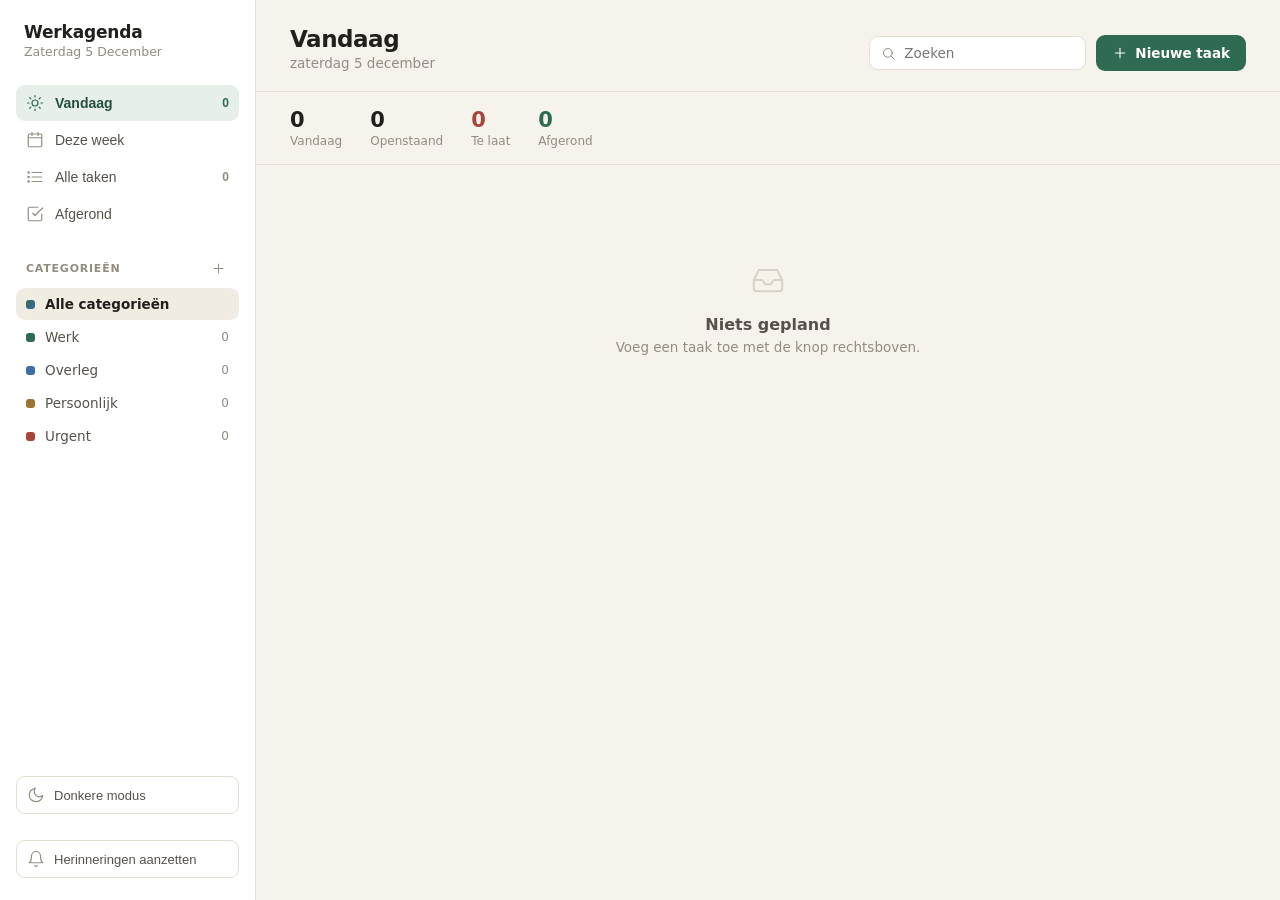
<file: index.html>
<!DOCTYPE html>
<html lang="nl">
<head>
  <meta charset="UTF-8" />
  <meta name="viewport" content="width=device-width, initial-scale=1.0" />
  <meta name="theme-color" content="#2f6a52" />
  <title>Werkagenda</title>
  <link rel="icon" href="icon.svg" type="image/svg+xml" />
  <link rel="manifest" href="manifest.webmanifest" />
  <link rel="stylesheet" href="css/styles.css" />
</head>
<body>
  <div id="app">
    <aside class="sidebar">
      <div class="brand">
        <h1>Werkagenda</h1>
        <span class="date" id="brand-date"></span>
      </div>

      <nav class="nav">
        <button class="nav-btn active" data-view="today">
          <svg class="icon" viewBox="0 0 24 24"><circle cx="12" cy="12" r="4"/><path d="M12 2v2M12 20v2M2 12h2M20 12h2M5 5l1.5 1.5M17.5 17.5L19 19M19 5l-1.5 1.5M6.5 17.5L5 19"/></svg>
          Vandaag <span class="count" id="count-today">0</span>
        </button>
        <button class="nav-btn" data-view="week">
          <svg class="icon" viewBox="0 0 24 24"><rect x="3" y="4" width="18" height="17" rx="2"/><line x1="3" y1="9" x2="21" y2="9"/><line x1="8" y1="2" x2="8" y2="6"/><line x1="16" y1="2" x2="16" y2="6"/></svg>
          Deze week
        </button>
        <button class="nav-btn" data-view="all">
          <svg class="icon" viewBox="0 0 24 24"><line x1="8" y1="6" x2="21" y2="6"/><line x1="8" y1="12" x2="21" y2="12"/><line x1="8" y1="18" x2="21" y2="18"/><circle cx="3.5" cy="6" r="1"/><circle cx="3.5" cy="12" r="1"/><circle cx="3.5" cy="18" r="1"/></svg>
          Alle taken <span class="count" id="count-all">0</span>
        </button>
        <button class="nav-btn" data-view="done">
          <svg class="icon" viewBox="0 0 24 24"><path d="M9 11l3 3L22 4"/><path d="M21 12v7a2 2 0 0 1-2 2H5a2 2 0 0 1-2-2V5a2 2 0 0 1 2-2h11"/></svg>
          Afgerond
        </button>
      </nav>

      <div>
        <div class="side-heading-row">
          <span class="side-heading">Categorieën</span>
          <button class="heading-add" id="manage-cats" title="Categorieën beheren">
            <svg class="icon" viewBox="0 0 24 24"><line x1="12" y1="5" x2="12" y2="19"/><line x1="5" y1="12" x2="19" y2="12"/></svg>
          </button>
        </div>
        <ul class="cat-list" id="cat-list"></ul>
      </div>

      <div class="sidebar-spacer"></div>

      <button class="side-action" id="theme-toggle">
        <svg class="icon" viewBox="0 0 24 24"><path d="M21 12.8A9 9 0 1 1 11.2 3a7 7 0 0 0 9.8 9.8z"/></svg>
        <span id="theme-label">Donkere modus</span>
      </button>
      <button class="side-action" id="notif-toggle">
        <svg class="icon" viewBox="0 0 24 24"><path d="M18 8a6 6 0 0 0-12 0c0 7-3 9-3 9h18s-3-2-3-9"/><path d="M13.7 21a2 2 0 0 1-3.4 0"/></svg>
        <span id="notif-label">Herinneringen aanzetten</span>
      </button>
    </aside>

    <main class="main">
      <header class="topbar">
        <div>
          <h2 id="view-title">Vandaag</h2>
          <div class="sub" id="view-sub"></div>
        </div>
        <div class="topbar-actions">
          <div class="search">
            <svg class="icon icon-sm" viewBox="0 0 24 24"><circle cx="11" cy="11" r="7"/><line x1="21" y1="21" x2="16.65" y2="16.65"/></svg>
            <input type="text" id="search" placeholder="Zoeken" />
          </div>
          <button class="btn btn-primary" id="add-task">
            <svg class="icon" viewBox="0 0 24 24"><line x1="12" y1="5" x2="12" y2="19"/><line x1="5" y1="12" x2="19" y2="12"/></svg>
            Nieuwe taak
          </button>
        </div>
      </header>

      <section class="summary" id="summary"></section>
      <section class="content" id="content"></section>
    </main>
  </div>

  <div class="modal-backdrop" id="modal-backdrop" hidden>
    <div class="modal" role="dialog" aria-modal="true">
      <div class="modal-head">
        <h3 id="modal-title">Nieuwe taak</h3>
        <button class="icon-btn" id="modal-close" aria-label="Sluiten">
          <svg class="icon" viewBox="0 0 24 24"><line x1="18" y1="6" x2="6" y2="18"/><line x1="6" y1="6" x2="18" y2="18"/></svg>
        </button>
      </div>
      <form id="task-form" class="task-form">
        <input type="hidden" id="task-id" />
        <div class="field">
          <label for="f-title">Titel</label>
          <input type="text" id="f-title" required placeholder="Wat moet er gebeuren?" />
        </div>
        <div class="field">
          <label for="f-notes">Notities</label>
          <textarea id="f-notes" placeholder="Extra details (optioneel)"></textarea>
        </div>
        <div class="row-2">
          <div class="field"><label for="f-date">Datum</label><input type="date" id="f-date" /></div>
          <div class="field"><label for="f-time">Tijd</label><input type="time" id="f-time" /></div>
        </div>
        <div class="field">
          <span class="field-label">Prioriteit</span>
          <div class="seg" id="prio-seg">
            <button type="button" data-p="low">Laag</button>
            <button type="button" data-p="medium">Normaal</button>
            <button type="button" data-p="high">Hoog</button>
          </div>
        </div>
        <div class="field">
          <label for="f-category">Categorie</label>
          <select id="f-category"></select>
        </div>
        <div class="field">
          <span class="field-label">Subtaken</span>
          <div class="subtasks" id="subtask-list"></div>
          <div class="subtask-add">
            <input type="text" id="subtask-input" placeholder="Subtaak toevoegen…" />
            <button type="button" class="btn btn-ghost" id="subtask-add-btn">
              <svg class="icon" viewBox="0 0 24 24"><line x1="12" y1="5" x2="12" y2="19"/><line x1="5" y1="12" x2="19" y2="12"/></svg>
            </button>
          </div>
        </div>
        <div class="switch-row">
          <div>
            <div class="txt">Herinnering</div>
            <div class="hint">Melding op het ingestelde tijdstip</div>
          </div>
          <label class="switch">
            <input type="checkbox" id="f-reminder" />
            <span class="slider"></span>
          </label>
        </div>
        <div class="modal-actions">
          <button type="button" class="btn btn-ghost" id="delete-task" hidden>Verwijderen</button>
          <div class="spacer"></div>
          <button type="button" class="btn btn-ghost" id="modal-cancel">Annuleren</button>
          <button type="submit" class="btn btn-primary">Opslaan</button>
        </div>
      </form>
    </div>
  </div>

  <div class="modal-backdrop" id="cat-backdrop" hidden>
    <div class="modal" role="dialog" aria-modal="true">
      <div class="modal-head">
        <h3>Categorieën beheren</h3>
        <button class="icon-btn" id="cat-close" aria-label="Sluiten">
          <svg class="icon" viewBox="0 0 24 24"><line x1="18" y1="6" x2="6" y2="18"/><line x1="6" y1="6" x2="18" y2="18"/></svg>
        </button>
      </div>
      <div class="task-form">
        <div class="cat-rows" id="cat-rows"></div>
        <button type="button" class="btn btn-ghost" id="cat-add" style="align-self:flex-start">
          <svg class="icon" viewBox="0 0 24 24"><line x1="12" y1="5" x2="12" y2="19"/><line x1="5" y1="12" x2="19" y2="12"/></svg>
          Categorie toevoegen
        </button>
        <div class="modal-actions">
          <div class="spacer"></div>
          <button type="button" class="btn btn-ghost" id="cat-cancel">Annuleren</button>
          <button type="button" class="btn btn-primary" id="cat-save">Opslaan</button>
        </div>
      </div>
    </div>
  </div>

  <div id="toast" class="toast" hidden></div>
  <script src="js/app.js"></script>
</body>
</html>
</file>
<file: css/styles.css>
/* ===========================================================
   Werkagenda — zakelijk & warm, licht, diep groen accent
   =========================================================== */
:root {
  --bg:          #f6f3ec;
  --surface:     #ffffff;
  --surface-2:   #f1ece2;
  --border:      #e5dfd2;
  --border-2:    #d9d2c4;
  --text:        #20201c;
  --text-2:      #56524a;
  --muted:       #938d80;
  --accent:      #2f6a52;
  --accent-deep: #244f3e;
  --accent-soft: #e7efe9;
  --accent-line: #c5d8cd;
  --danger:      #a8443a;
  --danger-soft: #f4e4e1;
  --warn:        #9a7430;
  --warn-soft:   #f3ebda;
  --shadow-sm:   0 1px 2px rgba(33, 30, 22, .05);
  --shadow:      0 8px 28px rgba(33, 30, 22, .07);
  --radius:      14px;
  --radius-sm:   9px;
  --font: "Inter", system-ui, -apple-system, "Segoe UI", Roboto, Helvetica, Arial, sans-serif;
}

[data-theme="dark"] {
  --bg:          #1b1916;
  --surface:     #24211e;
  --surface-2:   #2d2925;
  --border:      #393430;
  --border-2:    #4a443d;
  --text:        #f0ece3;
  --text-2:      #c3bcb1;
  --muted:       #8f877b;
  --accent:      #5ba081;
  --accent-deep: #74b89a;
  --accent-soft: #283a31;
  --accent-line: #3a5a49;
  --danger:      #d4796d;
  --danger-soft: #382926;
  --warn:        #cba869;
  --warn-soft:   #342e21;
  --shadow-sm:   0 1px 2px rgba(0, 0, 0, .35);
  --shadow:      0 10px 30px rgba(0, 0, 0, .5);
}

* { box-sizing: border-box; margin: 0; padding: 0; }

html, body { height: 100%; }
body {
  font-family: var(--font);
  background: var(--bg);
  color: var(--text);
  -webkit-font-smoothing: antialiased;
  text-rendering: optimizeLegibility;
  height: 100vh;
  overflow: hidden;
}

.icon { width: 18px; height: 18px; stroke: currentColor; stroke-width: 1.6; fill: none; stroke-linecap: round; stroke-linejoin: round; flex-shrink: 0; }
.icon-sm { width: 15px; height: 15px; }

#app { display: grid; grid-template-columns: 256px 1fr; height: 100vh; }

/* ---------------- Sidebar ---------------- */
.sidebar {
  background: var(--surface);
  border-right: 1px solid var(--border);
  display: flex; flex-direction: column;
  padding: 22px 16px; gap: 26px; overflow-y: auto;
}
.brand { display: flex; flex-direction: column; gap: 2px; padding: 0 8px; }
.brand h1 { font-size: 17px; font-weight: 650; letter-spacing: -.01em; }
.brand .date { font-size: 12.5px; color: var(--muted); text-transform: capitalize; }

.nav { display: flex; flex-direction: column; gap: 1px; }
.nav-btn {
  display: flex; align-items: center; gap: 11px;
  padding: 9px 10px; border: none; background: transparent;
  border-radius: var(--radius-sm); font-size: 14px; font-weight: 500;
  color: var(--text-2); cursor: pointer; text-align: left;
  transition: background .14s, color .14s; width: 100%;
}
.nav-btn:hover { background: var(--surface-2); color: var(--text); }
.nav-btn.active { background: var(--accent-soft); color: var(--accent-deep); font-weight: 600; }
.nav-btn .icon { color: var(--muted); }
.nav-btn.active .icon { color: var(--accent); }
.nav-btn .count { margin-left: auto; font-size: 12px; font-weight: 600; color: var(--muted); font-variant-numeric: tabular-nums; }
.nav-btn.active .count { color: var(--accent); }

.side-heading {
  font-size: 11px; font-weight: 600; text-transform: uppercase;
  letter-spacing: .07em; color: var(--muted); padding: 0 10px; margin-bottom: 9px;
}
.side-heading-row { display: flex; align-items: center; justify-content: space-between; padding: 0 10px; margin-bottom: 9px; }
.side-heading-row .side-heading { padding: 0; margin: 0; }
.heading-add { background: transparent; border: none; cursor: pointer; color: var(--muted); display: grid; place-items: center; padding: 3px; border-radius: 6px; }
.heading-add:hover { background: var(--surface-2); color: var(--accent); }
.heading-add .icon { width: 15px; height: 15px; }
.cat-list { list-style: none; display: flex; flex-direction: column; gap: 1px; }
.cat-list li {
  display: flex; align-items: center; gap: 10px; padding: 8px 10px;
  border-radius: var(--radius-sm); font-size: 13.5px; color: var(--text-2);
  cursor: pointer; transition: background .14s;
}
.cat-list li:hover { background: var(--surface-2); }
.cat-list li.active { background: var(--surface-2); color: var(--text); font-weight: 600; }
.cat-dot { width: 9px; height: 9px; border-radius: 3px; flex-shrink: 0; }
.cat-count { margin-left: auto; font-size: 12px; color: var(--muted); font-variant-numeric: tabular-nums; }

.sidebar-spacer { flex: 1; }
.side-action {
  display: flex; align-items: center; gap: 9px; width: 100%;
  padding: 9px 10px; border: 1px solid var(--border); background: var(--surface);
  border-radius: var(--radius-sm); font-size: 13px; font-weight: 500; color: var(--text-2);
  cursor: pointer; transition: background .14s, border-color .14s;
}
.side-action:hover { background: var(--surface-2); border-color: var(--border-2); }
.side-action .icon { color: var(--muted); }
.side-action.on { color: var(--accent-deep); border-color: var(--accent-line); background: var(--accent-soft); }
.side-action.on .icon { color: var(--accent); }

/* ---------------- Main ---------------- */
.main { display: flex; flex-direction: column; overflow: hidden; }
.topbar {
  display: flex; justify-content: space-between; align-items: flex-end;
  padding: 26px 34px 20px; gap: 18px; flex-wrap: wrap;
  border-bottom: 1px solid var(--border);
}
.topbar h2 { font-size: 23px; font-weight: 650; letter-spacing: -.02em; }
.topbar .sub { font-size: 13.5px; color: var(--muted); margin-top: 3px; }
.topbar-actions { display: flex; gap: 10px; align-items: center; }

.search {
  display: flex; align-items: center; gap: 8px; background: var(--surface);
  border: 1px solid var(--border); border-radius: var(--radius-sm); padding: 0 11px;
  transition: border-color .14s;
}
.search:focus-within { border-color: var(--accent-line); }
.search .icon { color: var(--muted); }
.search input {
  border: none; background: transparent; outline: none; padding: 8px 0;
  font-size: 13.5px; color: var(--text); width: 170px; font-family: var(--font);
}

.btn {
  display: inline-flex; align-items: center; gap: 7px; cursor: pointer;
  font-family: var(--font); font-size: 13.5px; font-weight: 600;
  border-radius: var(--radius-sm); padding: 9px 15px; border: 1px solid transparent;
  transition: background .14s, border-color .14s, transform .08s;
}
.btn:active { transform: translateY(1px); }
.btn-primary { background: var(--accent); color: #fff; }
.btn-primary:hover { background: var(--accent-deep); }
.btn-ghost { background: var(--surface); color: var(--text-2); border-color: var(--border); }
.btn-ghost:hover { background: var(--surface-2); border-color: var(--border-2); }
.btn .icon { width: 16px; height: 16px; }

.icon-btn {
  display: grid; place-items: center; background: transparent; border: none;
  cursor: pointer; color: var(--muted); padding: 7px; border-radius: 8px;
}
.icon-btn:hover { background: var(--surface-2); color: var(--text); }

/* ---------------- Summary strip ---------------- */
.summary { display: flex; gap: 28px; padding: 16px 34px; border-bottom: 1px solid var(--border); }
.summary .item { display: flex; flex-direction: column; gap: 2px; }
.summary .num { font-size: 21px; font-weight: 650; letter-spacing: -.01em; font-variant-numeric: tabular-nums; }
.summary .lbl { font-size: 12px; color: var(--muted); }
.summary .num.accent { color: var(--accent); }
.summary .num.danger { color: var(--danger); }

/* ---------------- Content ---------------- */
.content { flex: 1; overflow-y: auto; padding: 8px 34px 48px; }

/* List view */
.group-title {
  font-size: 12px; font-weight: 600; color: var(--muted);
  text-transform: uppercase; letter-spacing: .06em; margin: 26px 2px 10px;
}
.group-title:first-child { margin-top: 18px; }

.task {
  display: flex; align-items: flex-start; gap: 13px; background: var(--surface);
  border: 1px solid var(--border); border-radius: var(--radius);
  padding: 14px 16px; margin-bottom: 8px; cursor: pointer;
  box-shadow: var(--shadow-sm); transition: border-color .14s, box-shadow .14s;
}
.task:hover { border-color: var(--border-2); box-shadow: var(--shadow); }
.task.done { background: var(--surface-2); }
.task.done .task-title { text-decoration: line-through; color: var(--muted); }

.check {
  width: 20px; height: 20px; border-radius: 50%; border: 1.6px solid var(--border-2);
  flex-shrink: 0; margin-top: 1px; cursor: pointer; display: grid; place-items: center;
  color: transparent; transition: all .14s; background: var(--surface);
}
.check:hover { border-color: var(--accent); }
.check.checked { background: var(--accent); border-color: var(--accent); color: #fff; }
.check .icon { width: 12px; height: 12px; stroke-width: 2.4; }

.task-body { flex: 1; min-width: 0; }
.task-title { font-size: 14.5px; font-weight: 550; letter-spacing: -.005em; }
.task-notes { font-size: 13px; color: var(--text-2); margin-top: 3px; line-height: 1.45; word-break: break-word; }
.task-meta { display: flex; flex-wrap: wrap; align-items: center; gap: 6px 14px; margin-top: 9px; }
.meta-bit { display: inline-flex; align-items: center; gap: 5px; font-size: 12px; color: var(--muted); font-weight: 500; }
.meta-bit .icon { width: 13px; height: 13px; color: var(--muted); }
.meta-bit.overdue { color: var(--danger); }
.meta-bit.overdue .icon { color: var(--danger); }
.prio { display: inline-flex; align-items: center; gap: 5px; font-size: 12px; font-weight: 500; }
.prio .dot { width: 7px; height: 7px; border-radius: 50%; }
.prio.high { color: var(--danger); } .prio.high .dot { background: var(--danger); }
.prio.medium { color: var(--warn); } .prio.medium .dot { background: var(--warn); }
.prio.low { color: var(--accent); } .prio.low .dot { background: var(--accent); }
.cat-tag { display: inline-flex; align-items: center; gap: 6px; font-size: 12px; color: var(--text-2); font-weight: 500; }

/* Week view */
.week-nav { display: flex; align-items: center; gap: 8px; margin: 18px 0 4px; }
.week-nav .btn { padding: 8px 13px; }
.week-nav .btn .icon { width: 15px; height: 15px; }
.week-nav .btn[data-nav="today"] { margin-left: auto; }
.week { display: grid; grid-template-columns: repeat(7, 1fr); gap: 10px; margin-top: 14px; }
.day-col {
  background: var(--surface); border: 1px solid var(--border); border-radius: var(--radius);
  min-height: 220px; display: flex; flex-direction: column; overflow: hidden;
}
.day-col.today { border-color: var(--accent-line); box-shadow: 0 0 0 1px var(--accent-line); }
.day-head { padding: 11px 12px; border-bottom: 1px solid var(--border); }
.day-name { font-size: 11px; font-weight: 600; text-transform: uppercase; letter-spacing: .05em; color: var(--muted); }
.day-num { font-size: 19px; font-weight: 650; letter-spacing: -.01em; margin-top: 2px; }
.day-col.today .day-name, .day-col.today .day-num { color: var(--accent); }
.day-body { padding: 9px; display: flex; flex-direction: column; gap: 6px; flex: 1; }
.day-task {
  background: var(--surface-2); border: 1px solid var(--border); border-left: 3px solid var(--accent);
  border-radius: 8px; padding: 7px 9px; cursor: pointer; transition: border-color .14s;
}
.day-task:hover { border-color: var(--border-2); }
.day-task.prio-high { border-left-color: var(--danger); }
.day-task.prio-medium { border-left-color: var(--warn); }
.day-task.prio-low { border-left-color: var(--accent); }
.day-task.done { opacity: .55; }
.day-task.done .dt-title { text-decoration: line-through; }
.dt-time { font-size: 11px; color: var(--muted); font-variant-numeric: tabular-nums; }
.dt-title { font-size: 12.5px; font-weight: 550; margin-top: 1px; line-height: 1.35; word-break: break-word; }
.day-add {
  margin-top: auto; border: none; background: transparent; color: var(--muted);
  font-size: 12px; font-family: var(--font); cursor: pointer; padding: 6px;
  border-radius: 7px; display: flex; align-items: center; justify-content: center; gap: 5px;
}
.day-add:hover { background: var(--surface-2); color: var(--accent); }

/* Empty state */
.empty { text-align: center; padding: 90px 20px; color: var(--muted); }
.empty .icon { width: 34px; height: 34px; color: var(--border-2); margin: 0 auto 14px; stroke-width: 1.4; }
.empty h3 { font-size: 16px; font-weight: 600; color: var(--text-2); margin-bottom: 5px; }
.empty p { font-size: 13.5px; }

/* ---------------- Modal ---------------- */
.modal-backdrop {
  position: fixed; inset: 0; background: rgba(33, 30, 22, .32);
  display: grid; place-items: center; padding: 20px; z-index: 50; backdrop-filter: blur(3px);
}
.modal-backdrop[hidden] { display: none; }
.modal {
  background: var(--surface); border: 1px solid var(--border); border-radius: var(--radius);
  width: 100%; max-width: 470px; box-shadow: var(--shadow); animation: rise .16s ease;
}
@keyframes rise { from { transform: translateY(8px) scale(.99); opacity: 0; } to { transform: none; opacity: 1; } }
.modal-head { display: flex; justify-content: space-between; align-items: center; padding: 18px 20px; border-bottom: 1px solid var(--border); }
.modal-head h3 { font-size: 16px; font-weight: 650; letter-spacing: -.01em; }
.task-form { padding: 20px; display: flex; flex-direction: column; gap: 15px; }
.field { display: flex; flex-direction: column; gap: 6px; }
.field label, .field-label { font-size: 12.5px; font-weight: 600; color: var(--text-2); }
.task-form input[type=text], .task-form textarea, .task-form input[type=date], .task-form input[type=time], .task-form select {
  border: 1px solid var(--border); border-radius: var(--radius-sm); padding: 10px 12px;
  font-size: 14px; font-family: var(--font); background: var(--surface); color: var(--text);
  outline: none; transition: border-color .14s; width: 100%;
}
.task-form input:focus, .task-form textarea:focus, .task-form select:focus { border-color: var(--accent); }
.task-form textarea { resize: vertical; min-height: 56px; line-height: 1.45; }
.row-2 { display: grid; grid-template-columns: 1fr 1fr; gap: 12px; }

/* segmented priority */
.seg { display: flex; border: 1px solid var(--border); border-radius: var(--radius-sm); overflow: hidden; }
.seg button {
  flex: 1; border: none; background: var(--surface); padding: 9px 6px; font-size: 13px;
  font-family: var(--font); font-weight: 500; color: var(--text-2); cursor: pointer;
  border-right: 1px solid var(--border); transition: background .12s, color .12s;
}
.seg button:last-child { border-right: none; }
.seg button.active { background: var(--accent-soft); color: var(--accent-deep); font-weight: 600; }

.switch-row { display: flex; align-items: center; justify-content: space-between; gap: 12px; padding: 4px 0; }
.switch-row .txt { font-size: 13.5px; color: var(--text); font-weight: 500; }
.switch-row .hint { font-size: 12px; color: var(--muted); margin-top: 2px; }
.switch { position: relative; width: 40px; height: 23px; flex-shrink: 0; }
.switch input { opacity: 0; width: 0; height: 0; }
.slider { position: absolute; inset: 0; background: var(--border-2); border-radius: 999px; transition: background .16s; cursor: pointer; }
.slider::before { content: ""; position: absolute; width: 17px; height: 17px; left: 3px; top: 3px; background: #fff; border-radius: 50%; transition: transform .16s; box-shadow: var(--shadow-sm); }
.switch input:checked + .slider { background: var(--accent); }
.switch input:checked + .slider::before { transform: translateX(17px); }

.modal-actions { display: flex; align-items: center; gap: 9px; margin-top: 4px; }
.modal-actions .spacer { flex: 1; }
#delete-task { color: var(--danger); background: transparent; border-color: transparent; padding-left: 6px; padding-right: 6px; }
#delete-task:hover { background: var(--danger-soft); }

/* ---------------- Subtaken (in taakkaart) ---------------- */
.subbar { display: flex; align-items: center; gap: 9px; margin-top: 9px; }
.subbar .track { flex: 0 0 96px; height: 5px; background: var(--border); border-radius: 999px; overflow: hidden; }
.subbar .track > span { display: block; height: 100%; background: var(--accent); border-radius: 999px; transition: width .25s; }
.subbar .lbl { display: inline-flex; align-items: center; gap: 5px; font-size: 12px; color: var(--muted); font-variant-numeric: tabular-nums; font-weight: 500; }
.subbar .lbl .icon { width: 13px; height: 13px; }

/* ---------------- Subtaken (in venster) ---------------- */
.subtasks { display: flex; flex-direction: column; gap: 5px; }
.subtask-item { display: flex; align-items: center; gap: 9px; }
.subtask-item .scheck { width: 18px; height: 18px; border: 1.6px solid var(--border-2); border-radius: 6px; display: grid; place-items: center; cursor: pointer; color: transparent; flex-shrink: 0; background: var(--surface); transition: all .14s; }
.subtask-item .scheck:hover { border-color: var(--accent); }
.subtask-item .scheck.checked { background: var(--accent); border-color: var(--accent); color: #fff; }
.subtask-item .scheck .icon { width: 11px; height: 11px; stroke-width: 2.6; }
.subtask-item input.stext { flex: 1; border: 1px solid transparent; background: transparent; font-size: 13.5px; color: var(--text); padding: 7px 8px; border-radius: 7px; font-family: var(--font); outline: none; }
.subtask-item input.stext:focus { border-color: var(--border); background: var(--surface); }
.subtask-item.done input.stext { text-decoration: line-through; color: var(--muted); }
.subtask-item .srem { background: transparent; border: none; cursor: pointer; color: var(--muted); padding: 5px; border-radius: 6px; display: grid; place-items: center; }
.subtask-item .srem:hover { color: var(--danger); background: var(--danger-soft); }
.subtask-add { display: flex; gap: 8px; margin-top: 4px; }
.subtask-add input { flex: 1; }
.subtask-add .btn { padding: 9px 12px; }

/* ---------------- Categorie-beheer ---------------- */
.cat-rows { display: flex; flex-direction: column; gap: 8px; }
.cat-row { display: flex; align-items: center; gap: 9px; }
.cat-row input[type=color] { width: 36px; height: 36px; padding: 0; border: 1px solid var(--border); border-radius: 8px; background: var(--surface); cursor: pointer; flex-shrink: 0; }
.cat-row input[type=text] { flex: 1; }
.cat-row .srem { background: transparent; border: none; cursor: pointer; color: var(--muted); padding: 7px; border-radius: 7px; display: grid; place-items: center; }
.cat-row .srem:hover { color: var(--danger); background: var(--danger-soft); }
.cat-empty { font-size: 13px; color: var(--muted); padding: 4px 2px; }

/* ---------------- Toast ---------------- */
.toast {
  position: fixed; bottom: 26px; left: 50%; transform: translateX(-50%);
  background: var(--text); color: var(--bg); padding: 11px 18px; border-radius: 10px;
  font-size: 13.5px; font-weight: 500; box-shadow: var(--shadow); z-index: 100; animation: rise .2s ease;
}
.toast[hidden] { display: none; }

/* ---------------- Responsive ---------------- */
@media (max-width: 820px) {
  #app { grid-template-columns: 1fr; }
  .sidebar {
    position: fixed; bottom: 0; left: 0; right: 0; top: auto; z-index: 40;
    flex-direction: row; align-items: center; gap: 6px; padding: 8px 10px;
    border-right: none; border-top: 1px solid var(--border); overflow-x: auto;
  }
  .brand, .side-heading, .cat-list, .sidebar-spacer, .side-action { display: none; }
  .nav { flex-direction: row; gap: 4px; }
  .nav-btn { flex-direction: column; gap: 3px; font-size: 11px; padding: 6px 10px; white-space: nowrap; }
  .nav-btn .count { display: none; }
  .main { padding-bottom: 64px; }
  .topbar, .summary, .content { padding-left: 18px; padding-right: 18px; }
  .week { grid-template-columns: 1fr; }
  .search input { width: 120px; }
}
</file>
